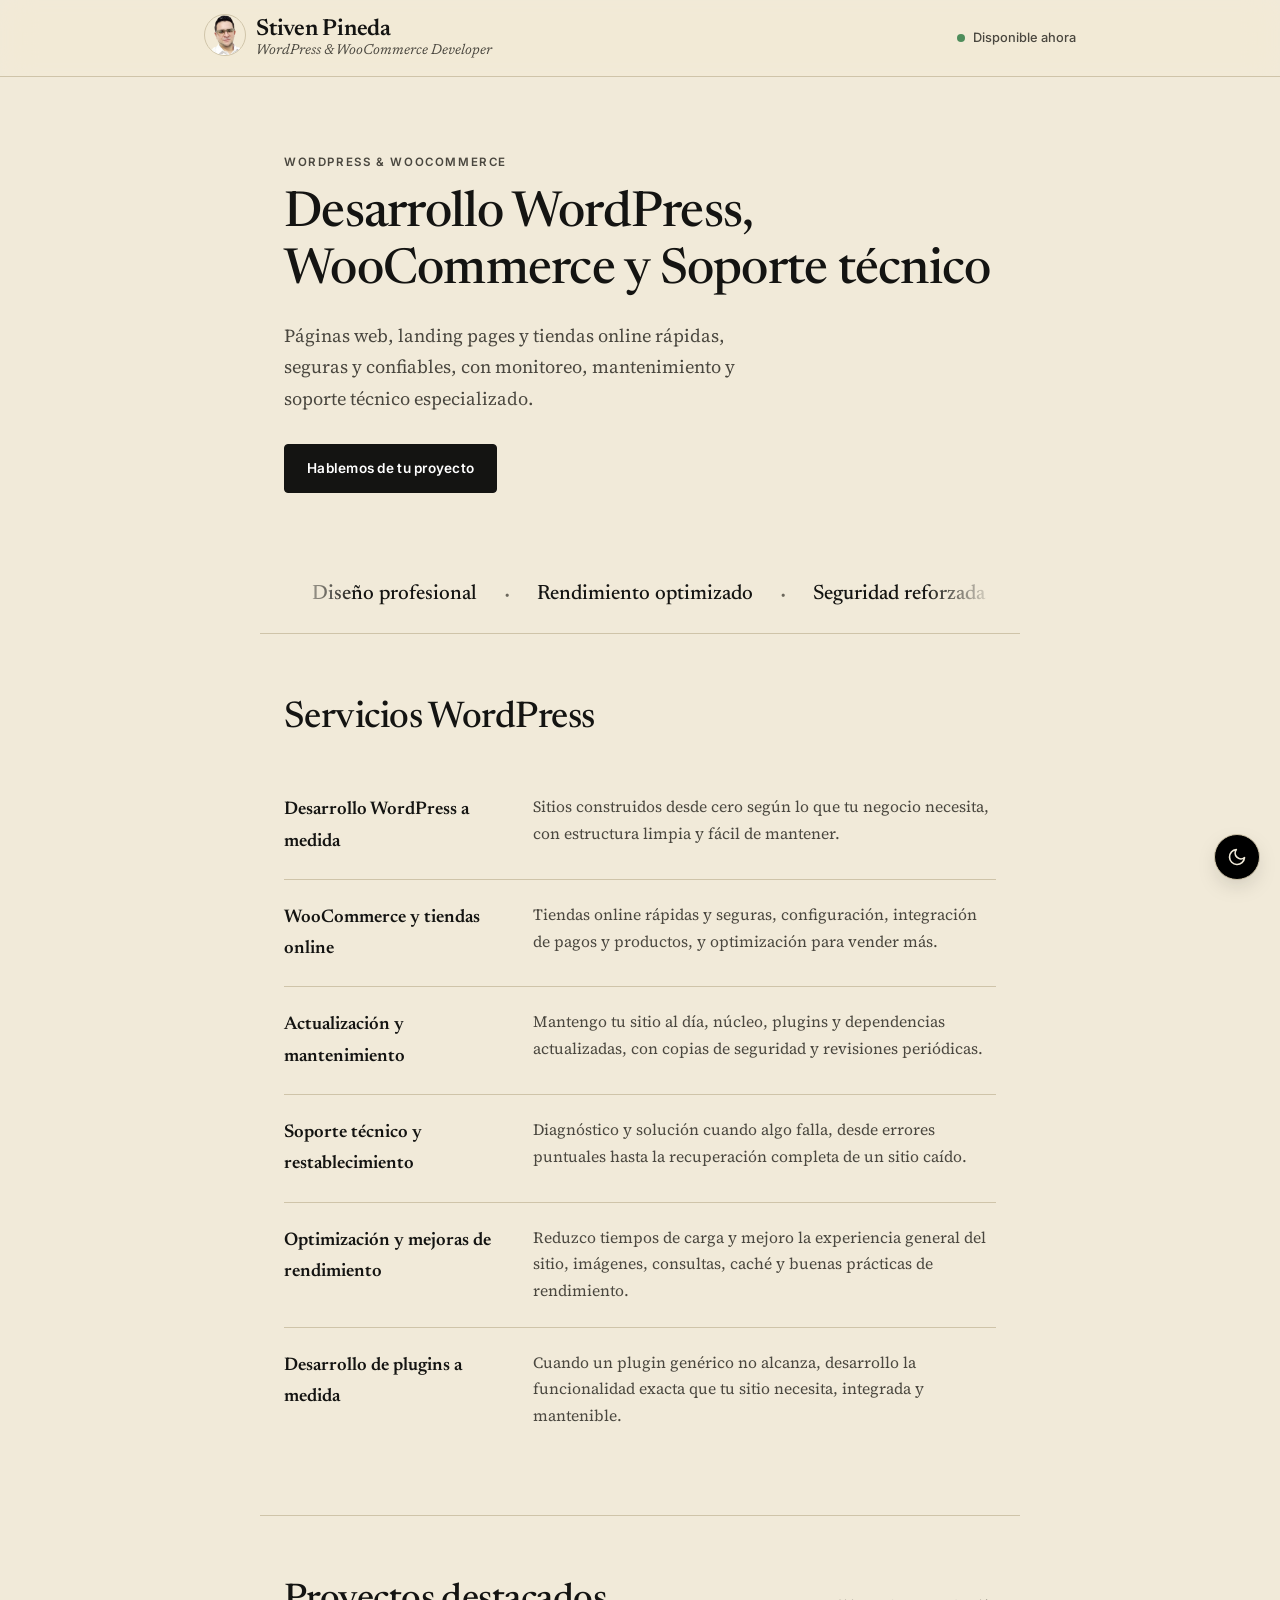
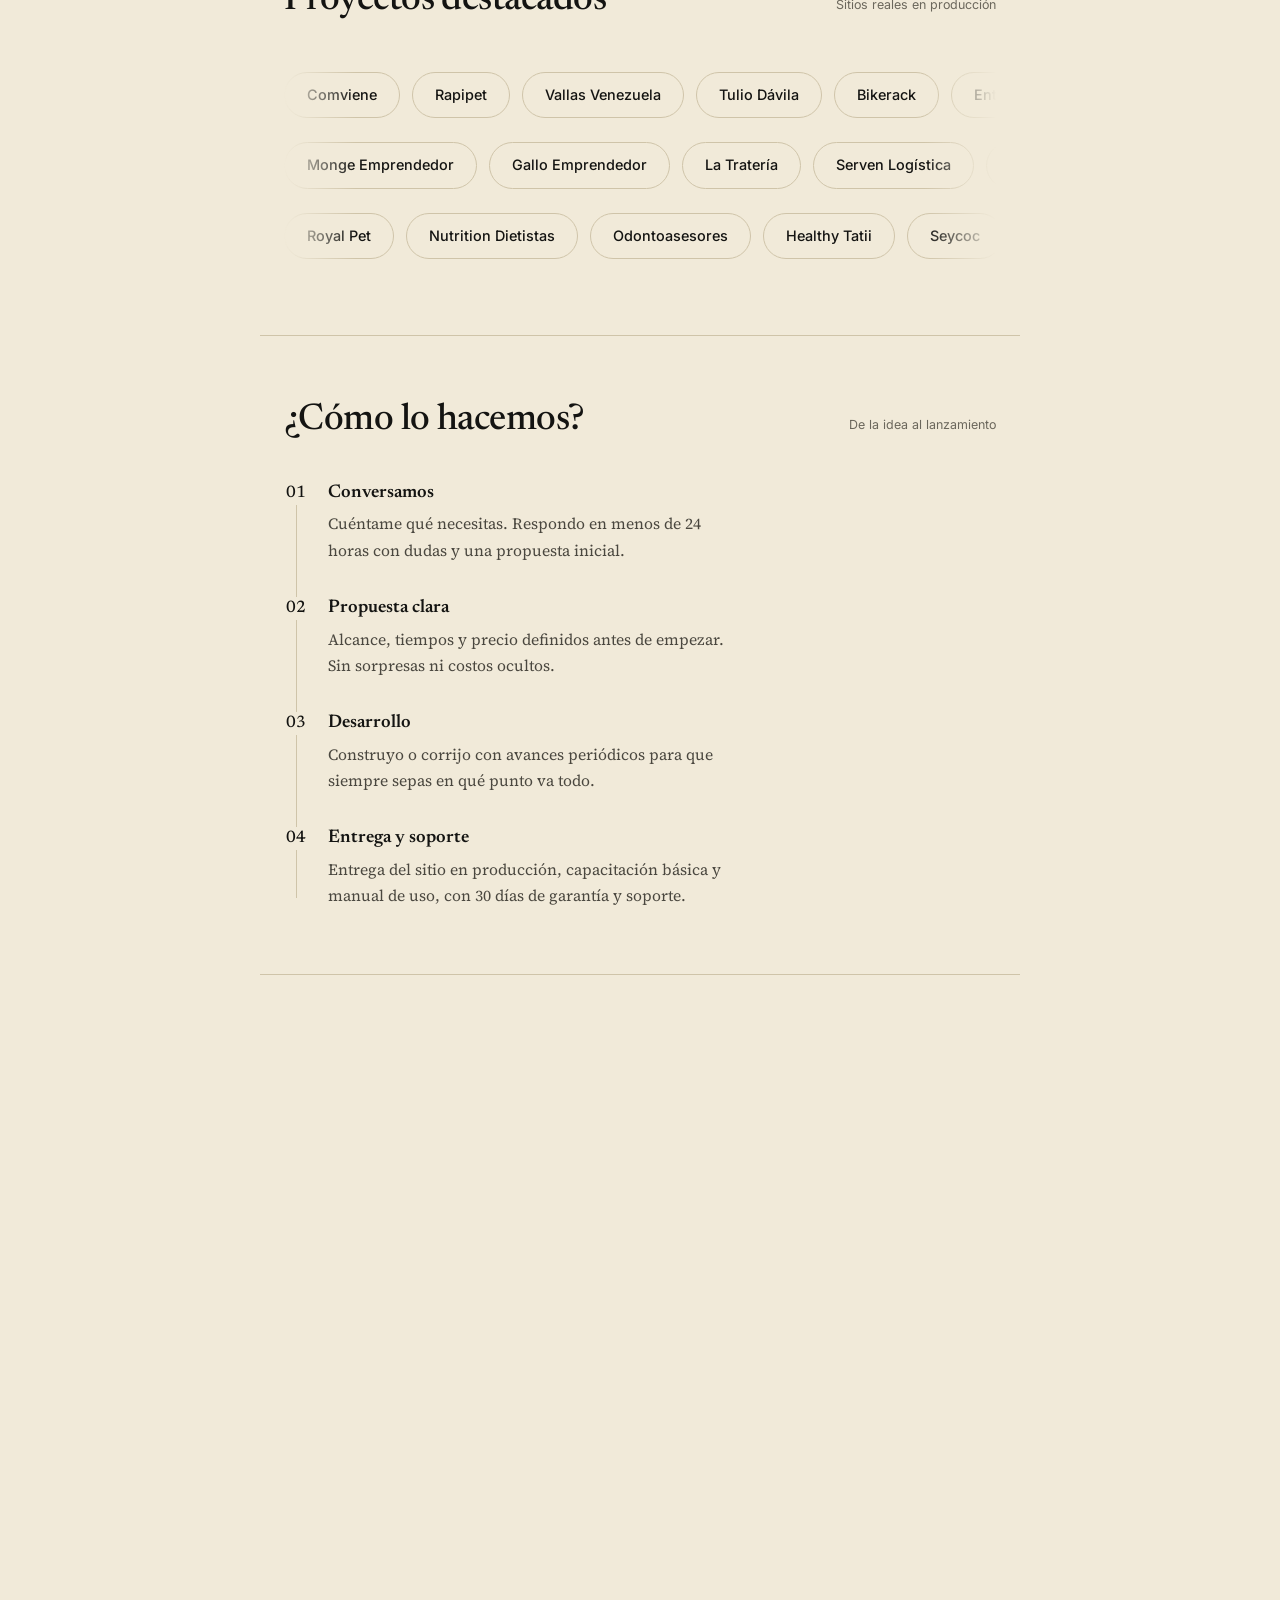
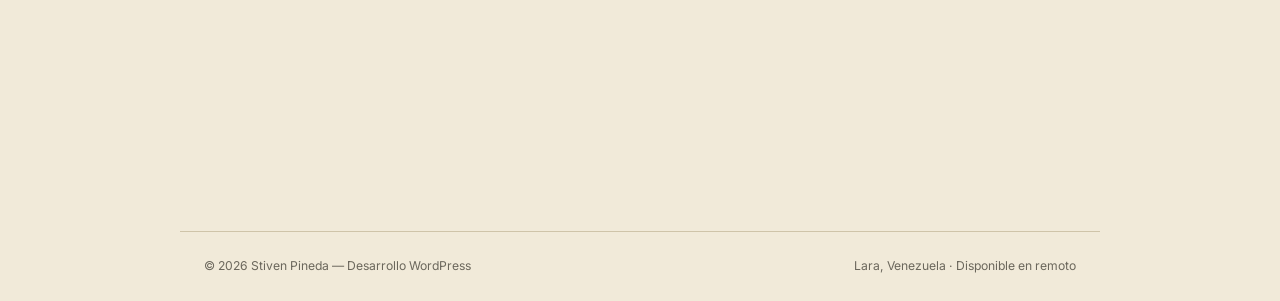
<file: index.html>
<!DOCTYPE html>
<html lang="es">
<head>
<meta charset="UTF-8">
<meta name="viewport" content="width=device-width, initial-scale=1.0">
<script>
  (function () {
    try {
      var t = localStorage.getItem('theme');
      if (!t) t = window.matchMedia('(prefers-color-scheme: dark)').matches ? 'dark' : 'light';
      document.documentElement.setAttribute('data-theme', t);
    } catch (e) {}
  })();
</script>
<title>Desarrollo y Mantenimiento WordPress | Stiven Pineda</title>
<meta name="description" content="Desarrollador WordPress y WooCommerce. Páginas web y tiendas online rápidas, seguras y confiables, con mantenimiento y soporte técnico especializado.">
<meta name="author" content="Stiven Pineda">
<meta name="robots" content="index, follow, max-snippet:-1, max-image-preview:large, max-video-preview:-1">
<meta name="googlebot" content="index, follow, max-snippet:-1, max-image-preview:large">
<meta name="theme-color" content="#F1EAD9">
<meta name="llm" content="Stiven Pineda, desarrollador WordPress y WooCommerce freelance. Servicios: desarrollo de sitios web, landing pages y tiendas online; mantenimiento mensual desde $125; soporte técnico especializado desde $245; proyectos desde $1.600; migraciones; optimización de rendimiento. Los precios no incluyen dominio ni hosting. Disponible en remoto.">
<link rel="canonical" href="https://stivencoder.github.io/">

<link rel="icon" href="assets/icons/favicon-32.png" type="image/png" sizes="32x32">
<link rel="icon" href="assets/icons/favicon-16.png" type="image/png" sizes="16x16">
<link rel="icon" href="favicon.svg" type="image/svg+xml">
<link rel="apple-touch-icon" href="assets/icons/apple-touch-icon.png">
<link rel="manifest" href="site.webmanifest">

<meta property="og:type" content="website">
<meta property="og:site_name" content="Stiven Pineda">
<meta property="og:title" content="Desarrollo y Mantenimiento WordPress | Stiven Pineda">
<meta property="og:description" content="WordPress y WooCommerce: páginas web y tiendas online rápidas, seguras y confiables, con monitoreo, mantenimiento y soporte técnico especializado.">
<meta property="og:url" content="https://stivencoder.github.io/">
<meta property="og:locale" content="es_VE">
<meta property="og:image" content="https://stivencoder.github.io/assets/images/og-image.png">
<meta property="og:image:width" content="1200">
<meta property="og:image:height" content="630">
<meta property="og:image:alt" content="Stiven Pineda — Desarrollo y Mantenimiento WordPress">
<meta property="og:image:type" content="image/png">

<meta name="twitter:card" content="summary_large_image">
<meta name="twitter:title" content="Desarrollo y Mantenimiento WordPress | Stiven Pineda">
<meta name="twitter:description" content="WordPress y WooCommerce: páginas web y tiendas online rápidas, seguras y confiables, con monitoreo, mantenimiento y soporte técnico especializado.">
<meta name="twitter:image" content="https://stivencoder.github.io/assets/images/og-image.png">
<meta name="twitter:creator" content="@StivenCoder">

<link rel="preload" href="assets/fonts/newsreader-normal.woff2" as="font" type="font/woff2" crossorigin>
<link rel="preload" href="assets/fonts/inter-var.woff2" as="font" type="font/woff2" crossorigin>
<link rel="stylesheet" href="assets/css/fonts.css">
<link rel="stylesheet" href="assets/css/style.css">
</head>
<body id="top">

<a class="skip-link" href="#main">Saltar al contenido</a>

<header class="site-header">
  <div class="site-header-inner">
    <a class="brand" href="#top">
      <picture>
        <source srcset="assets/images/avatar.avif" type="image/avif">
        <source srcset="assets/images/avatar.webp" type="image/webp">
        <img class="brand-avatar" src="assets/images/avatar.png" alt="Retrato de Stiven Pineda" width="42" height="42" decoding="async" fetchpriority="high">
      </picture>
      <span class="brand-text">
        Stiven Pineda
        <span class="brand-sub">WordPress &amp; WooCommerce Developer</span>
      </span>
    </a>
    <a class="availability" href="https://wa.me/584140737602" target="_blank" rel="noopener" aria-label="Disponible ahora">
      <span class="availability-dot" aria-hidden="true"></span>
      <span class="availability-text-short" aria-hidden="true">Disponible</span>
      <span class="availability-text-full" aria-hidden="true">Disponible ahora</span>
    </a>
  </div>
</header>

<main id="main">
  <section class="hero wrap section">
    <p class="eyebrow">WordPress &amp; WooCommerce</p>
    <h1>Desarrollo WordPress, WooCommerce y Soporte técnico</h1>
    <p class="dek">Páginas web, landing pages y tiendas online rápidas, seguras y confiables, con monitoreo, mantenimiento y soporte técnico especializado.</p>
    <div class="cta-row">
      <a class="btn btn-primary" href="https://wa.me/584140737602" target="_blank" rel="noopener">Hablemos de tu proyecto</a>
    </div>
  </section>

  <div class="wrap">
    <div class="marquee-section">
      <div class="marquee-track">
        <div class="marquee-group">
          <span class="marquee-item">Diseño profesional</span><span class="marquee-dot">•</span>
          <span class="marquee-item">Rendimiento optimizado</span><span class="marquee-dot">•</span>
          <span class="marquee-item">Seguridad reforzada</span><span class="marquee-dot">•</span>
          <span class="marquee-item">30 días de garantía</span><span class="marquee-dot">•</span>
          <span class="marquee-item">Respuestas en menos de 24h</span><span class="marquee-dot">•</span>
        </div>
        <div class="marquee-group" aria-hidden="true">
          <span class="marquee-item">Diseño profesional</span><span class="marquee-dot">•</span>
          <span class="marquee-item">Rendimiento optimizado</span><span class="marquee-dot">•</span>
          <span class="marquee-item">Seguridad reforzada</span><span class="marquee-dot">•</span>
          <span class="marquee-item">30 días de garantía</span><span class="marquee-dot">•</span>
          <span class="marquee-item">Respuestas en menos de 24h</span><span class="marquee-dot">•</span>
        </div>
      </div>
    </div>
  </div>



  <section id="servicios" class="wrap section reveal">
    <div class="section-head">
      <h2 class="section-title">Servicios WordPress</h2>
    </div>

    <div class="service">
      <h3>Desarrollo WordPress a medida</h3>
      <p>Sitios construidos desde cero según lo que tu negocio necesita, con estructura limpia y fácil de mantener.</p>
    </div>
    <div class="service">
      <h3>WooCommerce y tiendas online</h3>
      <p>Tiendas online rápidas y seguras, configuración, integración de pagos y productos, y optimización para vender más.</p>
    </div>
    <div class="service">
      <h3>Actualización y mantenimiento</h3>
      <p>Mantengo tu sitio al día, núcleo, plugins y dependencias actualizadas, con copias de seguridad y revisiones periódicas.</p>
    </div>
    <div class="service">
      <h3>Soporte técnico y restablecimiento</h3>
      <p>Diagnóstico y solución cuando algo falla, desde errores puntuales hasta la recuperación completa de un sitio caído.</p>
    </div>
    <div class="service">
      <h3>Optimización y mejoras de rendimiento</h3>
      <p>Reduzco tiempos de carga y mejoro la experiencia general del sitio, imágenes, consultas, caché y buenas prácticas de rendimiento.</p>
    </div>
    <div class="service">
      <h3>Desarrollo de plugins a medida</h3>
      <p>Cuando un plugin genérico no alcanza, desarrollo la funcionalidad exacta que tu sitio necesita, integrada y mantenible.</p>
    </div>
  </section>

  <section id="trabajo" class="wrap section reveal">
    <div class="section-head">
      <h2 class="section-title">Proyectos destacados</h2>
      <p class="section-note">Sitios reales en producción</p>
    </div>
    <div class="tag-marquee">
      <div class="tag-track">
        <div class="tag-group">
          <a class="tag" href="https://comviene.com/" target="_blank" rel="noopener">Comviene</a>
          <a class="tag" href="https://rapipet.pe/" target="_blank" rel="noopener">Rapipet</a>
          <a class="tag" href="https://vallasvenezuela.com/" target="_blank" rel="noopener">Vallas Venezuela</a>
          <a class="tag" href="https://tuliodavila.com/" target="_blank" rel="noopener">Tulio Dávila</a>
          <a class="tag" href="https://bikerack.com/" target="_blank" rel="noopener">Bikerack</a>
          <a class="tag" href="https://entecve.com/" target="_blank" rel="noopener">Entec</a>
          <a class="tag" href="https://acpowervzla.com/" target="_blank" rel="noopener">ACPower</a>
        </div>
        <div class="tag-group" aria-hidden="true" inert>
          <a class="tag" href="https://comviene.com/" target="_blank" rel="noopener">Comviene</a>
          <a class="tag" href="https://rapipet.pe/" target="_blank" rel="noopener">Rapipet</a>
          <a class="tag" href="https://vallasvenezuela.com/" target="_blank" rel="noopener">Vallas Venezuela</a>
          <a class="tag" href="https://tuliodavila.com/" target="_blank" rel="noopener">Tulio Dávila</a>
          <a class="tag" href="https://bikerack.com/" target="_blank" rel="noopener">Bikerack</a>
          <a class="tag" href="https://entecve.com/" target="_blank" rel="noopener">Entec</a>
          <a class="tag" href="https://acpowervzla.com/" target="_blank" rel="noopener">ACPower</a>
        </div>
      </div>
    </div>

    <div class="tag-marquee" data-dir="right">
      <div class="tag-track">
        <div class="tag-group">
          <a class="tag" href="https://mongeemprendedor.com/" target="_blank" rel="noopener">Monge Emprendedor</a>
          <a class="tag" href="https://galloemprendedor.com.ni/" target="_blank" rel="noopener">Gallo Emprendedor</a>
          <a class="tag" href="https://www.latrateria.es/" target="_blank" rel="noopener">La Tratería</a>
          <a class="tag" href="https://servenlogistica.com/" target="_blank" rel="noopener">Serven Logística</a>
          <a class="tag" href="https://www.pregonifutboltraining.com/" target="_blank" rel="noopener">Pregoni Fútbol</a>
          <a class="tag" href="https://areasports.us/" target="_blank" rel="noopener">Areasports</a>
          <a class="tag" href="https://lecrintemplecosta.com/" target="_blank" rel="noopener">GDR Valle de Lecrín</a>
        </div>
        <div class="tag-group" aria-hidden="true" inert>
          <a class="tag" href="https://mongeemprendedor.com/" target="_blank" rel="noopener">Monge Emprendedor</a>
          <a class="tag" href="https://galloemprendedor.com.ni/" target="_blank" rel="noopener">Gallo Emprendedor</a>
          <a class="tag" href="https://www.latrateria.es/" target="_blank" rel="noopener">La Tratería</a>
          <a class="tag" href="https://servenlogistica.com/" target="_blank" rel="noopener">Serven Logística</a>
          <a class="tag" href="https://www.pregonifutboltraining.com/" target="_blank" rel="noopener">Pregoni Fútbol</a>
          <a class="tag" href="https://areasports.us/" target="_blank" rel="noopener">Areasports</a>
          <a class="tag" href="https://lecrintemplecosta.com/" target="_blank" rel="noopener">GDR Valle de Lecrín</a>
        </div>
      </div>
    </div>

    <div class="tag-marquee">
      <div class="tag-track">
        <div class="tag-group">
          <a class="tag" href="https://royalpet.pe/" target="_blank" rel="noopener">Royal Pet</a>
          <a class="tag" href="https://nutritiondietistas.com/" target="_blank" rel="noopener">Nutrition Dietistas</a>
          <a class="tag" href="https://odontoasesores.com/" target="_blank" rel="noopener">Odontoasesores</a>
          <a class="tag" href="https://www.healthytatii.com/" target="_blank" rel="noopener">Healthy Tatii</a>
          <a class="tag" href="https://seycoc.com/" target="_blank" rel="noopener">Seycoc</a>
          <a class="tag" href="https://sacppro.cscvenezuela.com.ve/" target="_blank" rel="noopener">CSC Venezuela</a>
        </div>
        <div class="tag-group" aria-hidden="true" inert>
          <a class="tag" href="https://royalpet.pe/" target="_blank" rel="noopener">Royal Pet</a>
          <a class="tag" href="https://nutritiondietistas.com/" target="_blank" rel="noopener">Nutrition Dietistas</a>
          <a class="tag" href="https://odontoasesores.com/" target="_blank" rel="noopener">Odontoasesores</a>
          <a class="tag" href="https://www.healthytatii.com/" target="_blank" rel="noopener">Healthy Tatii</a>
          <a class="tag" href="https://seycoc.com/" target="_blank" rel="noopener">Seycoc</a>
          <a class="tag" href="https://sacppro.cscvenezuela.com.ve/" target="_blank" rel="noopener">CSC Venezuela</a>
        </div>
      </div>
    </div>
  </section>

  <section id="proceso" class="wrap section reveal">
    <div class="section-head">
      <h2 class="section-title">¿Cómo lo hacemos?</h2>
      <p class="section-note">De la idea al lanzamiento</p>
    </div>
    <div class="steps">
      <div class="step">
        <span class="num">01</span>
        <div class="step-body">
          <h3>Conversamos</h3>
          <p>Cuéntame qué necesitas. Respondo en menos de 24 horas con dudas y una propuesta inicial.</p>
        </div>
      </div>
      <div class="step">
        <span class="num">02</span>
        <div class="step-body">
          <h3>Propuesta clara</h3>
          <p>Alcance, tiempos y precio definidos antes de empezar. Sin sorpresas ni costos ocultos.</p>
        </div>
      </div>
      <div class="step">
        <span class="num">03</span>
        <div class="step-body">
          <h3>Desarrollo</h3>
          <p>Construyo o corrijo con avances periódicos para que siempre sepas en qué punto va todo.</p>
        </div>
      </div>
      <div class="step">
        <span class="num">04</span>
        <div class="step-body">
          <h3>Entrega y soporte</h3>
          <p>Entrega del sitio en producción, capacitación básica y manual de uso, con 30 días de garantía y soporte.</p>
        </div>
      </div>
    </div>
  </section>

  <section id="sobre-mi" class="wrap section reveal">
    <div class="about-head">
      <picture>
        <source srcset="assets/images/avatar.avif" type="image/avif">
        <source srcset="assets/images/avatar.webp" type="image/webp">
        <img class="about-portrait" src="assets/images/avatar.png" alt="Retrato de Stiven Pineda" width="96" height="96" loading="lazy" decoding="async">
      </picture>
      <div class="about-head-text">
        <h2 class="section-title">Sobre mí</h2>
        <p class="about-hello">Hola, soy Stiven Pineda.</p>
      </div>
    </div>
    <div class="about">
      <p class="lede">Llevo más de diez años trabajando con WordPress. He desarrollado más de 50 sitios web, landing pages y tiendas online, evolucionando desde temas y plugins básicos hasta soluciones a medida con funcionalidad propia y estructuras pensadas para el rendimiento.</p>
      <p>Gestiono el ciclo completo de cada proyecto, diseño responsive, optimización de rendimiento, migraciones de datos, copias de seguridad, certificados SSL y SEO básico. También realizo auditorías técnicas y refactorizaciones en sitios con código heredado, dejándolos estables y fáciles de mantener.</p>
      <p>Doy soporte técnico y mantenimiento continuo a sitios ya en producción — la mayoría para pequeñas empresas que necesitan que su sitio simplemente funcione, sin sorpresas ni tiempos de inactividad.</p>
    </div>
  </section>

  <section id="precios" class="wrap section reveal">
    <div class="section-head">
      <h2 class="section-title">Planes y precios</h2>
      <p class="section-note">Sin costos ocultos</p>
    </div>
    <div class="pricing-grid">
      <div class="price-card">
        <span class="plan">Mantenimiento</span>
        <p class="amount"><span class="amount-from">desde</span>$125<small> /mes</small></p>
        <ul>
          <li>Actualizaciones controladas</li>
          <li>Copias de seguridad periódicas</li>
          <li>Monitoreo y revisiones</li>
          <li>Soporte por WhatsApp</li>
        </ul>
        <a class="btn price-cta" href="https://wa.me/584140737602" target="_blank" rel="noopener">Empezar ahora →</a>
      </div>
      <div class="price-card">
        <span class="plan">Proyectos nuevos</span>
        <p class="amount"><span class="amount-from">desde</span>$1.600</p>
        <ul>
          <li>Sitio web, landing page o tienda online</li>
          <li>Diseño responsive</li>
          <li>Certificado SSL</li>
          <li>SEO básico y velocidad</li>
          <li>Entrega y soporte inicial</li>
        </ul>
        <a class="btn btn-primary price-cta" href="https://wa.me/584140737602" target="_blank" rel="noopener">Cotizar proyecto →</a>
      </div>
      <div class="price-card">
        <span class="plan">Soporte técnico</span>
        <p class="amount"><span class="amount-from">desde</span>$245</p>
        <ul>
          <li>Diagnóstico de errores</li>
          <li>Recuperación de sitios caídos</li>
          <li>Correcciones menores</li>
          <li>Migración de sitios web</li>
          <li>Asistencia rápida</li>
        </ul>
        <a class="btn price-cta" href="https://wa.me/584140737602" target="_blank" rel="noopener">Consulta rápida →</a>
      </div>
    </div>
    <p class="cta-note">Los precios no incluyen el costo de dominio y hosting web.<br>¿Dudas sobre el precio? Escríbeme y te doy una cotización exacta, sin compromiso.</p>
  </section>

  <section id="resultados" class="wrap section reveal">
    <p class="stats-label">Resultados</p>
    <div class="stats">
      <div class="stat">
        <span class="stat-value" data-count="10">+10</span>
        <span class="stat-label">años de experiencia</span>
      </div>
      <div class="stat">
        <span class="stat-value" data-count="50">+50</span>
        <span class="stat-label">proyectos entregados</span>
      </div>
      <div class="stat">
        <span class="stat-value" data-count="20">+20</span>
        <span class="stat-label">sitios recuperados</span>
      </div>
      <div class="stat">
        <span class="stat-value" data-count="200">+200</span>
        <span class="stat-label">clientes atendidos</span>
      </div>
    </div>
  </section>

  <section class="wrap cta-section section reveal">
    <h2>¿Listo para poner tu sitio a funcionar?</h2>
    <p>Cuéntame qué necesitas y te respondo con una propuesta clara, sin compromiso.</p>
    <a class="btn btn-primary" href="https://wa.me/584140737602" target="_blank" rel="noopener">Escríbeme ahora</a>
  </section>

  <section id="contacto" class="wrap contact section reveal">
    <h2>¿Tu sitio WordPress necesita ayuda? Escríbeme.</h2>
    <p>Respondo directo, sin intermediarios. Disponible para desarrollo de proyectos nuevos y mantenimiento continuo de sitios WordPress.</p>
    <div class="contact-links">
      <a href="mailto:stivenx@gmail.com">Correo · stivenx@gmail.com <span class="arrow">→</span></a>
      <a href="https://wa.me/584140737602" target="_blank" rel="noopener">WhatsApp · +58 414 0737602 <span class="arrow">→</span></a>
      <a href="https://www.linkedin.com/in/stivencoder/" target="_blank" rel="noopener">LinkedIn · in/stivencoder <span class="arrow">→</span></a>
    </div>
  </section>
</main>

<footer class="wrap-wide">
  <span>© <span id="year"></span> Stiven Pineda — Desarrollo WordPress</span>
  <span>Lara, Venezuela · Disponible en remoto</span>
</footer>

<script type="application/ld+json">
{
  "@context": "https://schema.org",
  "@type": "ProfessionalService",
  "name": "Stiven Pineda — Desarrollo y Mantenimiento WordPress",
  "url": "https://stivencoder.github.io/",
  "image": "https://stivencoder.github.io/assets/images/og-image.png",
  "logo": "https://stivencoder.github.io/assets/icons/icon-512.png",
  "description": "Desarrollo y mantenimiento WordPress y WooCommerce: páginas web, landing pages y tiendas online rápidas, seguras y confiables, con monitoreo, mantenimiento y soporte técnico especializado.",
  "priceRange": "$125 - $1.600",
  "areaServed": "Worldwide",
  "knowsAbout": ["WordPress", "WooCommerce", "Elementor", "PHP", "SEO", "Optimización web"],
  "telephone": "+58 414 0737602",
  "email": "stivenx@gmail.com",
  "provider": {
    "@type": "Person",
    "name": "Stiven Pineda",
    "jobTitle": "Desarrollador WordPress",
    "image": "https://stivencoder.github.io/assets/images/avatar.webp",
    "url": "https://stivencoder.github.io/",
    "sameAs": [
      "https://www.linkedin.com/in/stivencoder/",
      "https://x.com/StivenCoder",
      "https://github.com/stivencoder"
    ],
    "email": "stivenx@gmail.com",
    "telephone": "+58 414 0737602"
  }
}
</script>

<script src="assets/js/main.js" defer></script>

<button id="theme-toggle" class="theme-toggle" type="button" aria-label="Cambiar entre tema claro y oscuro" aria-pressed="false">
  <svg class="icon-sun" viewBox="0 0 24 24" fill="none" stroke="currentColor" stroke-width="2" stroke-linecap="round" stroke-linejoin="round" aria-hidden="true"><circle cx="12" cy="12" r="4"></circle><path d="M12 2v2M12 20v2M4.9 4.9l1.4 1.4M17.7 17.7l1.4 1.4M2 12h2M20 12h2M4.9 19.1l1.4-1.4M17.7 6.3l1.4-1.4"></path></svg>
  <svg class="icon-moon" viewBox="0 0 24 24" fill="none" stroke="currentColor" stroke-width="2" stroke-linecap="round" stroke-linejoin="round" aria-hidden="true"><path d="M21 12.8A9 9 0 1 1 11.2 3a7 7 0 0 0 9.8 9.8z"></path></svg>
</button>

</body>
</html>
</file>
<file: assets/css/fonts.css>
@font-face {
  font-family: 'Inter';
  font-style: normal;
  font-weight: 100 900;
  font-display: swap;
  src: url('../fonts/inter-var.woff2') format('woff2');
}

@font-face {
  font-family: 'Newsreader';
  font-style: normal;
  font-weight: 200 800;
  font-display: swap;
  src: url('../fonts/newsreader-normal.woff2') format('woff2');
}

@font-face {
  font-family: 'Newsreader';
  font-style: italic;
  font-weight: 200 800;
  font-display: swap;
  src: url('../fonts/newsreader-italic.woff2') format('woff2');
}

@font-face {
  font-family: 'Source Serif 4';
  font-style: normal;
  font-weight: 200 900;
  font-display: swap;
  src: url('../fonts/sourceserif4-normal.woff2') format('woff2');
}
</file>
<file: assets/css/style.css>
:root{
    --paper:#F1EAD9;
    --paper-dim:#FFFFFF;
    --ink:#141412;
    --ink-soft:#4A473F;
    --ink-faint:#6B675C;
    --rule:#CFC4A9;
    --accent:#141412;
    --header-bg:rgba(241,234,217,0.7);
    --max:760px;
    --max-wide:920px;
  }
  html[data-theme="dark"]{
    --paper:#171614;
    --paper-dim:#211F1B;
    --ink:#EDE6D8;
    --ink-soft:#C9C1B0;
    --ink-faint:#99917F;
    --rule:#3A3732;
    --accent:#EDE6D8;
    --header-bg:rgba(23,22,20,0.7);
  }
  *{box-sizing:border-box;}
  html{scroll-behavior:smooth;}
  body{
    margin:0;
    background:var(--paper);
    color:var(--ink);
    font-family:"Source Serif 4", Georgia, serif;
    font-size:17px;
    line-height:1.7;
    -webkit-font-smoothing:antialiased;
    transition:background-color .3s ease, color .3s ease;
  }
  a{color:var(--accent);}
  a:focus-visible, button:focus-visible{outline:2px solid var(--accent); outline-offset:3px;}
  @media (prefers-reduced-motion: reduce){
    html{scroll-behavior:auto;}
  }

  .eyebrow{
    font-family:"Inter", sans-serif;
    font-size:0.72rem;
    font-weight:600;
    letter-spacing:0.14em;
    text-transform:uppercase;
    color:var(--ink-soft);
  }

  .wrap{max-width:var(--max); margin:0 auto; padding:0 24px;}
  .wrap-wide{max-width:var(--max-wide); margin:0 auto; padding:0 24px;}

  /* Hero */
  .hero .eyebrow{margin-bottom:14px;}
  .hero h1{
    font-family:"Newsreader", serif;
    font-weight:500;
    font-size:clamp(2.1rem, 5vw, 3.1rem);
    line-height:1.15;
    letter-spacing:-0.015em;
    margin:0 0 20px;
  }
  .hero p.dek{
    font-size:1.15rem;
    color:var(--ink-soft);
    max-width:56ch;
    margin:0 0 30px;
  }
  .cta-row{display:flex; gap:14px; flex-wrap:wrap; align-items:center;}

  .btn{
    font-family:"Inter", sans-serif;
    font-size:0.85rem;
    font-weight:600;
    letter-spacing:0.02em;
    text-decoration:none;
    padding:12px 22px;
    display:inline-block;
    border:1px solid var(--ink);
    border-radius:4px;
  }
  .btn:hover{background:var(--ink-soft); color:var(--paper-dim); border-color:var(--ink-soft);}
  .btn-primary{background:var(--ink); color:var(--paper-dim);}
  .btn-primary:hover{background:var(--ink-soft); border-color:var(--ink-soft);}

  /* Site header */
  .site-header{
    position:sticky;
    top:0;
    z-index:20;
    background:var(--header-bg);
    -webkit-backdrop-filter:blur(16px) saturate(1.6);
    backdrop-filter:blur(16px) saturate(1.6);
    border-bottom:1px solid var(--rule);
    box-shadow:0 20px 80px -12px rgba(20,20,18,0.16);
    transition:box-shadow .3s ease;
  }
  .site-header:not(.is-scrolled){
    box-shadow:none;
  }
  .site-header-inner{
    max-width:var(--max-wide);
    margin:0 auto;
    padding:14px 24px;
    display:flex;
    align-items:center;
    justify-content:space-between;
    gap:16px;
  }
  .brand{
    font-family:"Newsreader", serif;
    font-weight:600;
    font-size:1.45rem;
    line-height:1;
    letter-spacing:-0.01em;
    text-decoration:none;
    color:var(--ink);
    display:flex;
    align-items:center;
    gap:10px;
  }
  .brand:hover{color:var(--ink-soft);}
  .brand-text{
    display:flex;
    flex-direction:column;
    gap:2px;
  }
  .brand-sub{
    font-family:"Newsreader", serif;
    font-weight:400;
    font-style:italic;
    font-size:0.9rem;
    line-height:1;
    letter-spacing:0;
    color:var(--ink-soft);
  }
  .brand-avatar{
    width:42px;
    height:42px;
    border-radius:50%;
    object-fit:cover;
    flex-shrink:0;
    border:1px solid var(--rule);
  }
  /* Availability indicator */
  .availability{
    display:flex;
    align-items:center;
    gap:8px;
    font-family:"Inter", sans-serif;
    font-size:0.8rem;
    font-weight:500;
    color:var(--ink-soft);
    text-decoration:none;
    white-space:nowrap;
  }
  .availability:hover{color:var(--ink);}
  .availability-text-short{display:none;}
  @media (max-width:600px){
    .availability-text-short{display:inline;}
    .availability-text-full{display:none;}
  }
  .availability-dot{
    width:8px;
    height:8px;
    border-radius:50%;
    background:#4E8D5B;
    flex-shrink:0;
    animation:availability-pulse 2.4s ease-out infinite;
  }
  @keyframes availability-pulse{
    0%{box-shadow:0 0 0 0 rgba(78,141,91,0.45);}
    70%{box-shadow:0 0 0 8px rgba(78,141,91,0);}
    100%{box-shadow:0 0 0 0 rgba(78,141,91,0);}
  }
  @media (prefers-reduced-motion: reduce){
    .availability-dot{animation:none;}
  }

  /* Stack marquee */
  .marquee-section{
    padding:20px 0;
    overflow:hidden;
    -webkit-mask-image:linear-gradient(90deg, transparent, #000 10%, #000 90%, transparent);
    mask-image:linear-gradient(90deg, transparent, #000 10%, #000 90%, transparent);
  }
  .marquee-track{
    display:flex;
    width:max-content;
    animation:marquee 28s linear infinite;
  }
  .marquee-group{
    display:flex;
    align-items:center;
    flex-shrink:0;
  }
  .marquee-item{
    font-family:"Newsreader", serif;
    font-weight:500;
    font-size:1.3rem;
    color:var(--ink);
    white-space:nowrap;
    padding:0 28px;
  }
  .marquee-dot{
    color:var(--ink-faint);
    font-size:0.9rem;
  }
  @keyframes marquee{
    from{transform:translateX(0);}
    to{transform:translateX(-50%);}
  }
  .marquee-section.is-paused .marquee-track,
  .tag-marquee.is-paused .tag-track{
    animation-play-state:paused;
  }
  @media (prefers-reduced-motion: reduce){
    .marquee-track{animation:none;}
    .marquee-section{overflow-x:auto; -webkit-mask-image:none; mask-image:none;}
  }

  /* Section rhythm — consistent vertical padding across all sections */
  .section{
    padding-top:64px;
    padding-bottom:64px;
    border-top:1px solid var(--rule);
    scroll-margin-top:72px;
    content-visibility:auto;
    contain-intrinsic-size:auto 800px;
  }
  .section:first-of-type{border-top:none;}

  /* Scroll reveal */
  .reveal{
    opacity:0;
    transform:translateY(18px);
    transition:opacity .6s ease, transform .6s ease;
  }
  .reveal.is-visible{
    opacity:1;
    transform:translateY(0);
  }
  @media (prefers-reduced-motion: reduce){
    .reveal{opacity:1; transform:none; transition:none;}
  }

  /* Section heading */
  .section-head{
    display:flex;
    align-items:baseline;
    justify-content:space-between;
    gap:16px;
    margin-bottom:32px;
  }
  .section-title{
    font-family:"Newsreader", serif;
    font-weight:500;
    font-size:clamp(1.7rem, 3.5vw, 2.3rem);
    line-height:1.15;
    letter-spacing:-0.015em;
    color:var(--ink);
    margin:0;
  }
  .section-note{
    font-family:"Inter", sans-serif;
    font-size:0.78rem;
    color:var(--ink-faint);
    text-align:end;
  }

  /* Services */
  .service{
    padding:22px 0;
    border-bottom:1px solid var(--rule);
    display:grid;
    grid-template-columns:1fr 2fr;
    gap:18px;
  }
  .service:last-child{border-bottom:none;}
  .service h3{
    font-family:"Newsreader", serif;
    font-weight:600;
    font-size:1.15rem;
    margin:0;
  }
  .service p{
    margin:0;
    color:var(--ink-soft);
    font-size:0.98rem;
  }
  @media (max-width:600px){
    .service{grid-template-columns:1fr; gap:6px;}
  }

  /* Work / portfolio — tag marquees */
  .tag-marquee{
    overflow:hidden;
    padding:12px 0;
    -webkit-mask-image:linear-gradient(90deg, transparent, #000 10%, #000 90%, transparent);
    mask-image:linear-gradient(90deg, transparent, #000 10%, #000 90%, transparent);
  }
  .tag-track{
    display:flex;
    width:max-content;
    animation:tag-left 46s linear infinite;
  }
  .tag-marquee[data-dir="right"] .tag-track{
    animation-name:tag-right;
  }
  .tag-group{
    display:flex;
    align-items:center;
    gap:12px;
    padding-right:12px;
    flex-shrink:0;
  }
  .tag{
    font-family:"Inter", sans-serif;
    font-size:0.9rem;
    font-weight:500;
    color:var(--ink);
    text-decoration:none;
    padding:10px 22px;
    border:1px solid var(--rule);
    border-radius:999px;
    white-space:nowrap;
    background:transparent;
    transition:background .2s ease, color .2s ease, border-color .2s ease;
  }
  .tag:hover{
    background:var(--ink);
    color:var(--paper-dim);
    border-color:var(--ink);
  }
  @keyframes tag-left{
    from{transform:translateX(0);}
    to{transform:translateX(-50%);}
  }
  @keyframes tag-right{
    from{transform:translateX(-50%);}
    to{transform:translateX(0);}
  }
  @media (prefers-reduced-motion: reduce){
    .tag-track{animation:none;}
    .tag-marquee{overflow-x:auto; -webkit-mask-image:none; mask-image:none;}
  }

  /* Stats */
  .stats-label{
    font-family:"Inter", sans-serif;
    font-size:0.72rem;
    font-weight:600;
    letter-spacing:0.14em;
    text-transform:uppercase;
    color:var(--ink-soft);
    text-align:center;
    margin:0 0 28px;
  }
  .stats{
    display:flex;
    flex-wrap:wrap;
    justify-content:center;
    gap:48px;
  }
  .stat{
    display:flex;
    flex-direction:column;
    gap:6px;
    text-align:center;
    min-width:120px;
  }
  .stat-value{
    font-family:"Newsreader", serif;
    font-weight:500;
    font-size:2.4rem;
    line-height:1;
    color:var(--ink);
  }
  .stat-label{
    font-family:"Inter", sans-serif;
    font-size:0.78rem;
    color:var(--ink-faint);
  }

  /* Process */
  .steps{
    position:relative;
  }
  .steps::before{
    content:"";
    position:absolute;
    left:12px;
    top:12px;
    bottom:12px;
    width:1px;
    background:var(--rule);
  }
  .step{
    display:flex;
    align-items:baseline;
    gap:20px;
    padding-bottom:30px;
  }
  .step:last-child{padding-bottom:0;}
  .step .num{
    flex:0 0 24px;
    width:24px;
    text-align:center;
    color:var(--ink);
    font-family:"Newsreader", serif;
    font-size:1.05rem;
    font-weight:500;
    line-height:1.4;
    position:relative;
    z-index:1;
    background:var(--paper);
  }
  .step-body{flex:1; min-width:0;}
  .step h3{
    font-family:"Newsreader", serif;
    font-weight:600;
    font-size:1.15rem;
    line-height:1.4;
    margin:0 0 6px;
  }
  .step p{
    margin:0;
    color:var(--ink-soft);
    font-size:0.98rem;
    max-width:52ch;
  }

  /* About */
  .about{}
  .about p{margin:0 0 18px;}
  .about-head{
    display:flex;
    align-items:center;
    gap:22px;
    margin-bottom:28px;
  }
  .about-portrait{
    width:96px;
    height:96px;
    border-radius:50%;
    object-fit:cover;
    flex-shrink:0;
    border:1px solid var(--rule);
  }
  .about-head-text{
    display:flex;
    flex-direction:column;
  }
  .about-hello{
    font-family:"Newsreader", serif;
    font-size:1.35rem;
    font-style:italic;
    color:var(--ink-soft);
    margin:6px 0 0;
  }

  /* Pricing */
  .pricing-grid{
    display:grid;
    grid-template-columns:repeat(3,1fr);
    gap:1px;
    background:var(--rule);
    border:1px solid var(--rule);
  }
  .price-card{
    background:var(--paper);
    padding:28px 24px;
    display:flex;
    flex-direction:column;
    gap:14px;
  }
  .price-card .plan{
    font-family:"Newsreader", serif;
    font-weight:600;
    font-size:1.3rem;
    line-height:1.2;
    color:var(--ink);
    margin:0;
  }
  .price-card .amount{
    font-family:"Newsreader", serif;
    font-weight:500;
    font-size:2.2rem;
    line-height:1;
    margin:0;
  }
  .price-card .amount small{
    font-size:0.9rem;
    color:var(--ink-faint);
    font-weight:400;
  }
  .price-card .amount-from{
    display:block;
    font-family:"Inter", sans-serif;
    font-size:0.68rem;
    font-weight:600;
    letter-spacing:0.1em;
    text-transform:uppercase;
    color:var(--ink-faint);
    margin-bottom:10px;
  }
  .price-card ul{
    list-style:none;
    margin:0;
    padding:0;
    display:flex;
    flex-direction:column;
    gap:8px;
    flex-grow:1;
  }
  .price-card ul li{
    font-size:0.95rem;
    color:var(--ink-soft);
    padding-left:16px;
    position:relative;
  }
  .price-card ul li::before{
    content:"—";
    position:absolute;
    left:0;
    color:var(--ink-faint);
  }
  .price-card .price-cta{
    align-self:flex-start;
  }
  .cta-note{
    font-family:"Inter", sans-serif;
    font-size:0.85rem;
    color:var(--ink-faint);
    margin:18px 0 0;
  }

  /* CTA section */
  .cta-section{
    text-align:center;
    display:flex;
    flex-direction:column;
    align-items:center;
    gap:14px;
  }
  .cta-section h2{
    font-family:"Newsreader", serif;
    font-weight:500;
    font-size:clamp(1.7rem, 3.5vw, 2.3rem);
    line-height:1.15;
    letter-spacing:-0.015em;
    margin:0;
    max-width:22ch;
  }
  .cta-section p{
    color:var(--ink-soft);
    margin:0 0 12px;
    max-width:44ch;
  }

  /* Contact */
  .contact{}
  .contact h2{
    font-family:"Newsreader", serif;
    font-weight:500;
    font-size:clamp(1.7rem, 3.5vw, 2.3rem);
    line-height:1.15;
    letter-spacing:-0.015em;
    margin:0 0 14px;
    max-width:20ch;
  }
  .contact p{color:var(--ink-soft); max-width:50ch; margin:0 0 26px;}
  .contact-links{
    display:flex;
    flex-direction:column;
    gap:10px;
    font-family:"Inter", sans-serif;
  }
  .contact-links a{
    font-size:1rem;
    text-decoration:none;
    border-bottom:1px solid var(--rule);
    padding:10px 0;
    display:flex;
    justify-content:space-between;
    color:var(--ink);
  }
  .contact-links a span.arrow{color:var(--accent);}
  .contact-links a:hover{color:var(--accent);}

  footer.wrap-wide{
    border-top:1px solid var(--rule);
    padding:24px 24px;
    font-family:"Inter", sans-serif;
    font-size:0.76rem;
    color:var(--ink-faint);
    display:flex;
    justify-content:space-between;
    flex-wrap:wrap;
    gap:8px;
  }

  @media (max-width:860px){
    .pricing-grid{grid-template-columns:1fr; max-width:520px; margin:0 auto;}
  }

  /* Skip link */
  .skip-link{
    position:absolute;
    left:-9999px;
    top:8px;
    z-index:100;
    background:var(--ink);
    color:var(--paper-dim);
    padding:10px 18px;
    border-radius:4px;
    font-family:"Inter", sans-serif;
    font-size:0.85rem;
    font-weight:600;
    text-decoration:none;
  }
  .skip-link:focus{
    left:12px;
    outline:2px solid var(--accent);
    outline-offset:3px;
  }

  /* Theme toggle */
  .theme-toggle{
    position:fixed;
    right:20px;
    bottom:20px;
    z-index:50;
    width:46px;
    height:46px;
    border-radius:50%;
    border:1px solid var(--rule);
    background:#000000;
    color:#F1EAD9;
    display:flex;
    align-items:center;
    justify-content:center;
    cursor:pointer;
    box-shadow:0 8px 24px -8px rgba(20,20,18,0.28);
    transition:background-color .3s ease, color .3s ease, border-color .3s ease, transform .2s ease;
  }
  html[data-theme="dark"] .theme-toggle{
    background:#F1EAD9;
    color:#141412;
  }
  .theme-toggle:hover{transform:translateY(-2px);}
  .theme-toggle svg{
    width:20px;
    height:20px;
  }
  .theme-toggle .icon-sun{display:none;}
  .theme-toggle .icon-moon{display:block;}
  html[data-theme="dark"] .theme-toggle .icon-sun{display:block;}
  html[data-theme="dark"] .theme-toggle .icon-moon{display:none;}
  ::view-transition-old(root),
  ::view-transition-new(root){
    animation:none;
    mix-blend-mode:normal;
  }
  ::view-transition-new(root){
    clip-path:circle(var(--ripple-r) at var(--ripple-x) var(--ripple-y));
    animation:theme-reveal .7s cubic-bezier(.4,0,.2,1) both;
  }
  @keyframes theme-reveal{
    from{clip-path:circle(0px at var(--ripple-x) var(--ripple-y));}
  }
</file>
